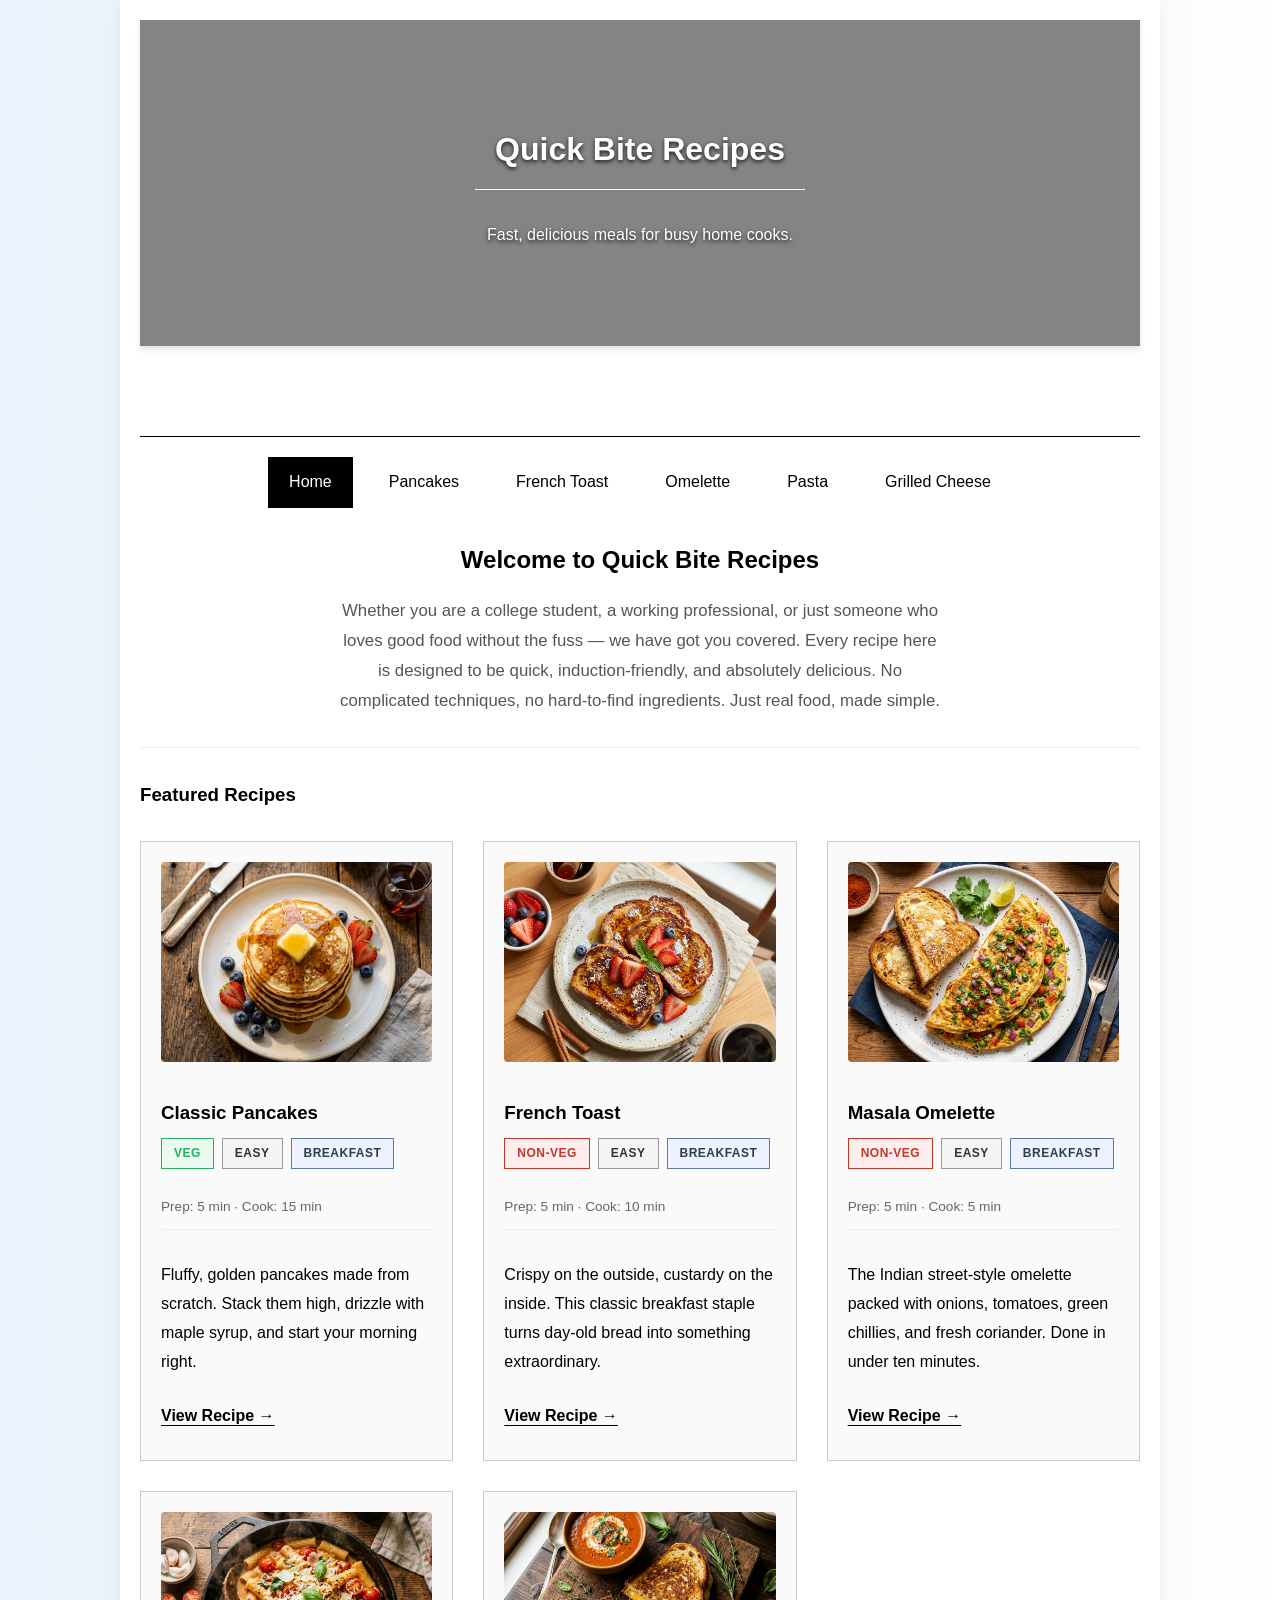
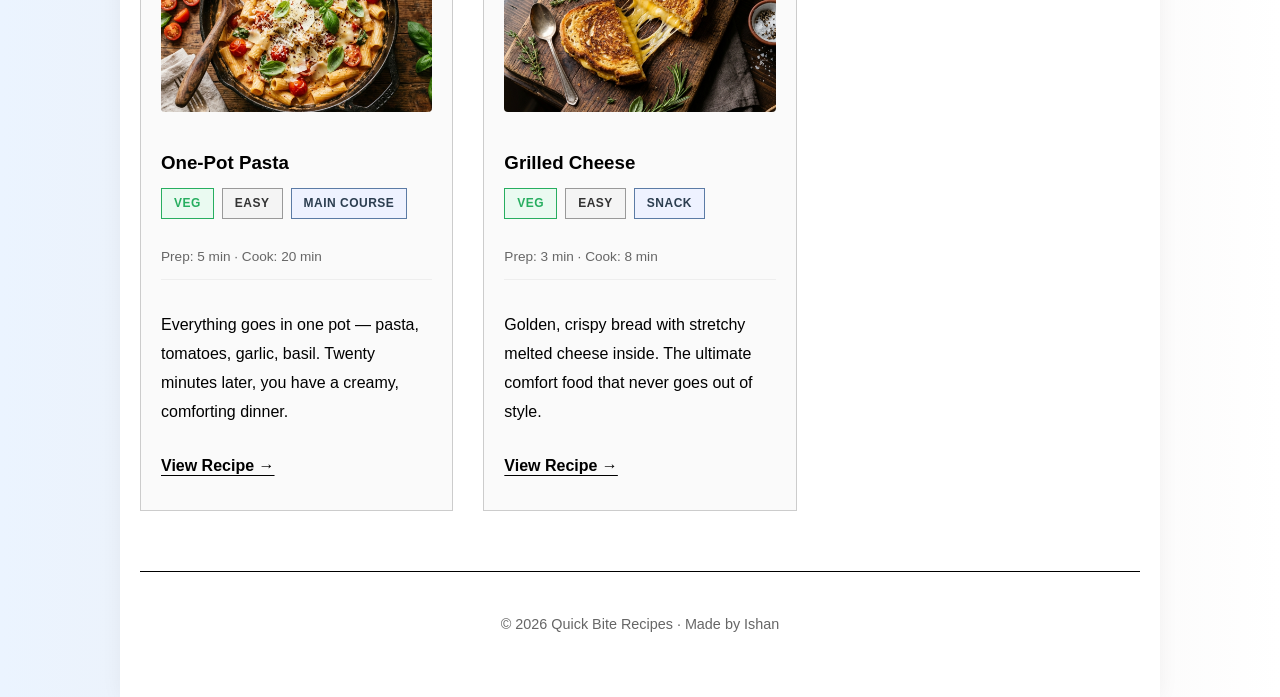
<file: recipe-website/index.html>
<!DOCTYPE html>
<html lang="en">
<head>
    <meta charset="UTF-8">
    <meta name="viewport" content="width=device-width, initial-scale=1.0">
    <meta name="description" content="Quick Bite Recipes — Fast, delicious meals for busy home cooks. Explore our collection of easy induction-friendly recipes.">
    <title>Quick Bite Recipes — Home</title>
    <link rel="stylesheet" href="css/styles.css">
</head>
<body>

    <div class="container">
        <header class="header-home">
            <h1>Quick Bite Recipes</h1>
            <p>Fast, delicious meals for busy home cooks.</p>
        </header>

        <nav>
            <a href="index.html" class="active">Home</a>
            <a href="recipe1.html">Pancakes</a>
            <a href="recipe2.html">French Toast</a>
            <a href="recipe3.html">Omelette</a>
            <a href="recipe4.html">Pasta</a>
            <a href="recipe5.html">Grilled Cheese</a>
        </nav>

        <main>
            <section class="page-section">

                <div class="intro-section">
                    <h2>Welcome to Quick Bite Recipes</h2>
                    <p>Whether you are a college student, a working professional, or just someone who loves good food without the fuss — we have got you covered. Every recipe here is designed to be quick, induction-friendly, and absolutely delicious. No complicated techniques, no hard-to-find ingredients. Just real food, made simple.</p>
                </div>

                <h3>Featured Recipes</h3>

                <div class="recipe-grid">

                    <!-- Card 1: Classic Pancakes -->
                    <article class="recipe-card" id="card-pancakes">
                        <img src="images/pancakes.png" alt="A stack of golden fluffy pancakes topped with butter and maple syrup">
                        <h3>Classic Pancakes</h3>
                        <div class="recipe-badges">
                            <span class="recipe-badge badge-veg">Veg</span>
                            <span class="recipe-badge badge-difficulty">Easy</span>
                            <span class="recipe-badge badge-category">Breakfast</span>
                        </div>
                        <p class="recipe-meta">Prep: 5 min · Cook: 15 min</p>
                        <p>Fluffy, golden pancakes made from scratch. Stack them high, drizzle with maple syrup, and start your morning right.</p>
                        <a href="recipe1.html" class="read-more">View Recipe &rarr;</a>
                    </article>

                    <!-- Card 2: French Toast -->
                    <article class="recipe-card" id="card-french-toast">
                        <img src="images/french-toast.png" alt="Golden-brown French toast slices dusted with powdered sugar">
                        <h3>French Toast</h3>
                        <div class="recipe-badges">
                            <span class="recipe-badge badge-nonveg">Non-Veg</span>
                            <span class="recipe-badge badge-difficulty">Easy</span>
                            <span class="recipe-badge badge-category">Breakfast</span>
                        </div>
                        <p class="recipe-meta">Prep: 5 min · Cook: 10 min</p>
                        <p>Crispy on the outside, custardy on the inside. This classic breakfast staple turns day-old bread into something extraordinary.</p>
                        <a href="recipe2.html" class="read-more">View Recipe &rarr;</a>
                    </article>

                    <!-- Card 3: Masala Omelette -->
                    <article class="recipe-card" id="card-masala-omelette">
                        <img src="images/masala-omelette.png" alt="Indian masala omelette with green chilies, onions, and coriander">
                        <h3>Masala Omelette</h3>
                        <div class="recipe-badges">
                            <span class="recipe-badge badge-nonveg">Non-Veg</span>
                            <span class="recipe-badge badge-difficulty">Easy</span>
                            <span class="recipe-badge badge-category">Breakfast</span>
                        </div>
                        <p class="recipe-meta">Prep: 5 min · Cook: 5 min</p>
                        <p>The Indian street-style omelette packed with onions, tomatoes, green chillies, and fresh coriander. Done in under ten minutes.</p>
                        <a href="recipe3.html" class="read-more">View Recipe &rarr;</a>
                    </article>

                    <!-- Card 4: One-Pot Pasta -->
                    <article class="recipe-card" id="card-one-pot-pasta">
                        <img src="images/one-pot-pasta.png" alt="Creamy one-pot pasta with cherry tomatoes, basil, and parmesan">
                        <h3>One-Pot Pasta</h3>
                        <div class="recipe-badges">
                            <span class="recipe-badge badge-veg">Veg</span>
                            <span class="recipe-badge badge-difficulty">Easy</span>
                            <span class="recipe-badge badge-category">Main Course</span>
                        </div>
                        <p class="recipe-meta">Prep: 5 min · Cook: 20 min</p>
                        <p>Everything goes in one pot — pasta, tomatoes, garlic, basil. Twenty minutes later, you have a creamy, comforting dinner.</p>
                        <a href="recipe4.html" class="read-more">View Recipe &rarr;</a>
                    </article>

                    <!-- Card 5: Grilled Cheese -->
                    <article class="recipe-card" id="card-grilled-cheese">
                        <img src="images/grilled-cheese.png" alt="Perfectly grilled cheese sandwich with melted stretchy cheese">
                        <h3>Grilled Cheese</h3>
                        <div class="recipe-badges">
                            <span class="recipe-badge badge-veg">Veg</span>
                            <span class="recipe-badge badge-difficulty">Easy</span>
                            <span class="recipe-badge badge-category">Snack</span>
                        </div>
                        <p class="recipe-meta">Prep: 3 min · Cook: 8 min</p>
                        <p>Golden, crispy bread with stretchy melted cheese inside. The ultimate comfort food that never goes out of style.</p>
                        <a href="recipe5.html" class="read-more">View Recipe &rarr;</a>
                    </article>

                </div>

            </section>
        </main>

        <footer class="footer">
            <p>&copy; 2026 Quick Bite Recipes &middot; Made by Ishan</p>
        </footer>
    </div>

</body>
</html>
</file>
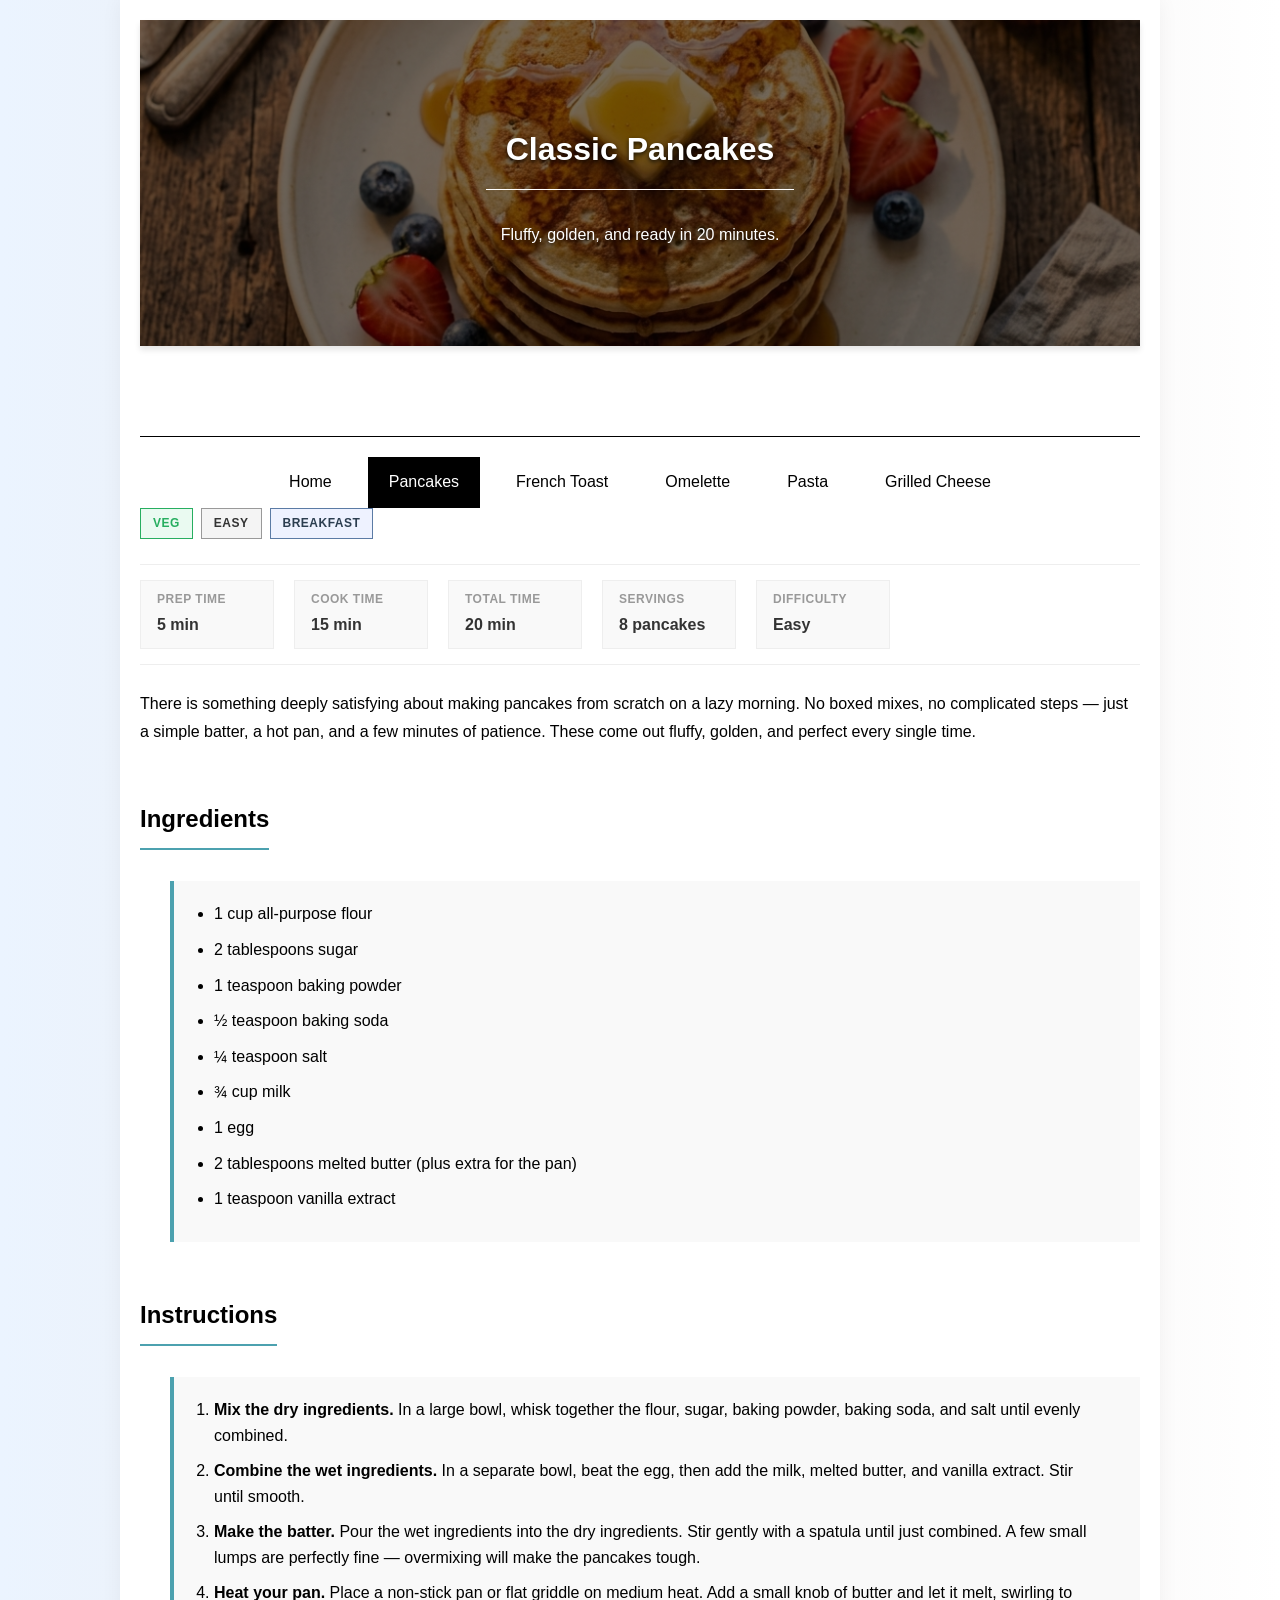
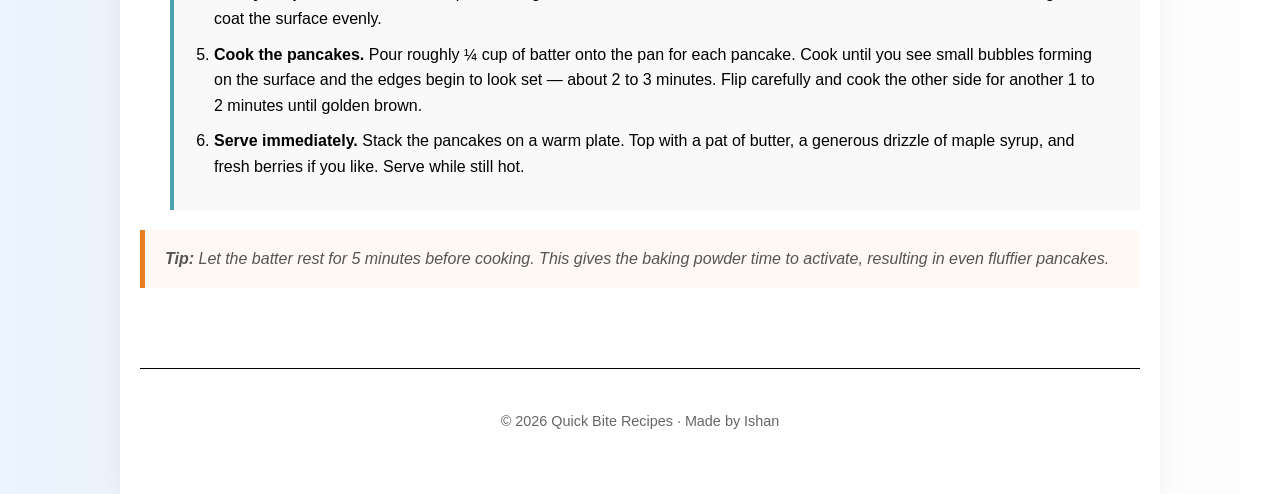
<file: recipe-website/recipe1.html>
<!DOCTYPE html>
<html lang="en">
<head>
    <meta charset="UTF-8">
    <meta name="viewport" content="width=device-width, initial-scale=1.0">
    <meta name="description" content="Classic Pancakes — Fluffy, golden pancakes from scratch in under 20 minutes. A simple vegetarian breakfast recipe.">
    <title>Classic Pancakes — Quick Bite Recipes</title>
    <link rel="stylesheet" href="css/styles.css">
</head>
<body>

    <div class="container">
        <header class="header-pancakes">
            <h1>Classic Pancakes</h1>
            <p>Fluffy, golden, and ready in 20 minutes.</p>
        </header>

        <nav>
            <a href="index.html">Home</a>
            <a href="recipe1.html" class="active">Pancakes</a>
            <a href="recipe2.html">French Toast</a>
            <a href="recipe3.html">Omelette</a>
            <a href="recipe4.html">Pasta</a>
            <a href="recipe5.html">Grilled Cheese</a>
        </nav>

        <main>
            <article class="page-section">

                <div class="recipe-badges">
                    <span class="recipe-badge badge-veg">Veg</span>
                    <span class="recipe-badge badge-difficulty">Easy</span>
                    <span class="recipe-badge badge-category">Breakfast</span>
                </div>

                <div class="recipe-meta-bar">
                    <div class="meta-item">
                        <span class="meta-label">Prep Time</span>
                        <span class="meta-value">5 min</span>
                    </div>
                    <div class="meta-item">
                        <span class="meta-label">Cook Time</span>
                        <span class="meta-value">15 min</span>
                    </div>
                    <div class="meta-item">
                        <span class="meta-label">Total Time</span>
                        <span class="meta-value">20 min</span>
                    </div>
                    <div class="meta-item">
                        <span class="meta-label">Servings</span>
                        <span class="meta-value">8 pancakes</span>
                    </div>
                    <div class="meta-item">
                        <span class="meta-label">Difficulty</span>
                        <span class="meta-value">Easy</span>
                    </div>
                </div>

                <p>There is something deeply satisfying about making pancakes from scratch on a lazy morning. No boxed mixes, no complicated steps — just a simple batter, a hot pan, and a few minutes of patience. These come out fluffy, golden, and perfect every single time.</p>

                <h2>Ingredients</h2>
                <ul>
                    <li>1 cup all-purpose flour</li>
                    <li>2 tablespoons sugar</li>
                    <li>1 teaspoon baking powder</li>
                    <li>&frac12; teaspoon baking soda</li>
                    <li>&frac14; teaspoon salt</li>
                    <li>&frac34; cup milk</li>
                    <li>1 egg</li>
                    <li>2 tablespoons melted butter (plus extra for the pan)</li>
                    <li>1 teaspoon vanilla extract</li>
                </ul>

                <h2>Instructions</h2>
                <ol>
                    <li><strong>Mix the dry ingredients.</strong> In a large bowl, whisk together the flour, sugar, baking powder, baking soda, and salt until evenly combined.</li>
                    <li><strong>Combine the wet ingredients.</strong> In a separate bowl, beat the egg, then add the milk, melted butter, and vanilla extract. Stir until smooth.</li>
                    <li><strong>Make the batter.</strong> Pour the wet ingredients into the dry ingredients. Stir gently with a spatula until just combined. A few small lumps are perfectly fine — overmixing will make the pancakes tough.</li>
                    <li><strong>Heat your pan.</strong> Place a non-stick pan or flat griddle on medium heat. Add a small knob of butter and let it melt, swirling to coat the surface evenly.</li>
                    <li><strong>Cook the pancakes.</strong> Pour roughly &frac14; cup of batter onto the pan for each pancake. Cook until you see small bubbles forming on the surface and the edges begin to look set — about 2 to 3 minutes. Flip carefully and cook the other side for another 1 to 2 minutes until golden brown.</li>
                    <li><strong>Serve immediately.</strong> Stack the pancakes on a warm plate. Top with a pat of butter, a generous drizzle of maple syrup, and fresh berries if you like. Serve while still hot.</li>
                </ol>

                <div class="recipe-tip">
                    <strong>Tip:</strong> Let the batter rest for 5 minutes before cooking. This gives the baking powder time to activate, resulting in even fluffier pancakes.
                </div>

            </article>
        </main>

        <footer class="footer">
            <p>&copy; 2026 Quick Bite Recipes &middot; Made by Ishan</p>
        </footer>
    </div>

</body>
</html>
</file>
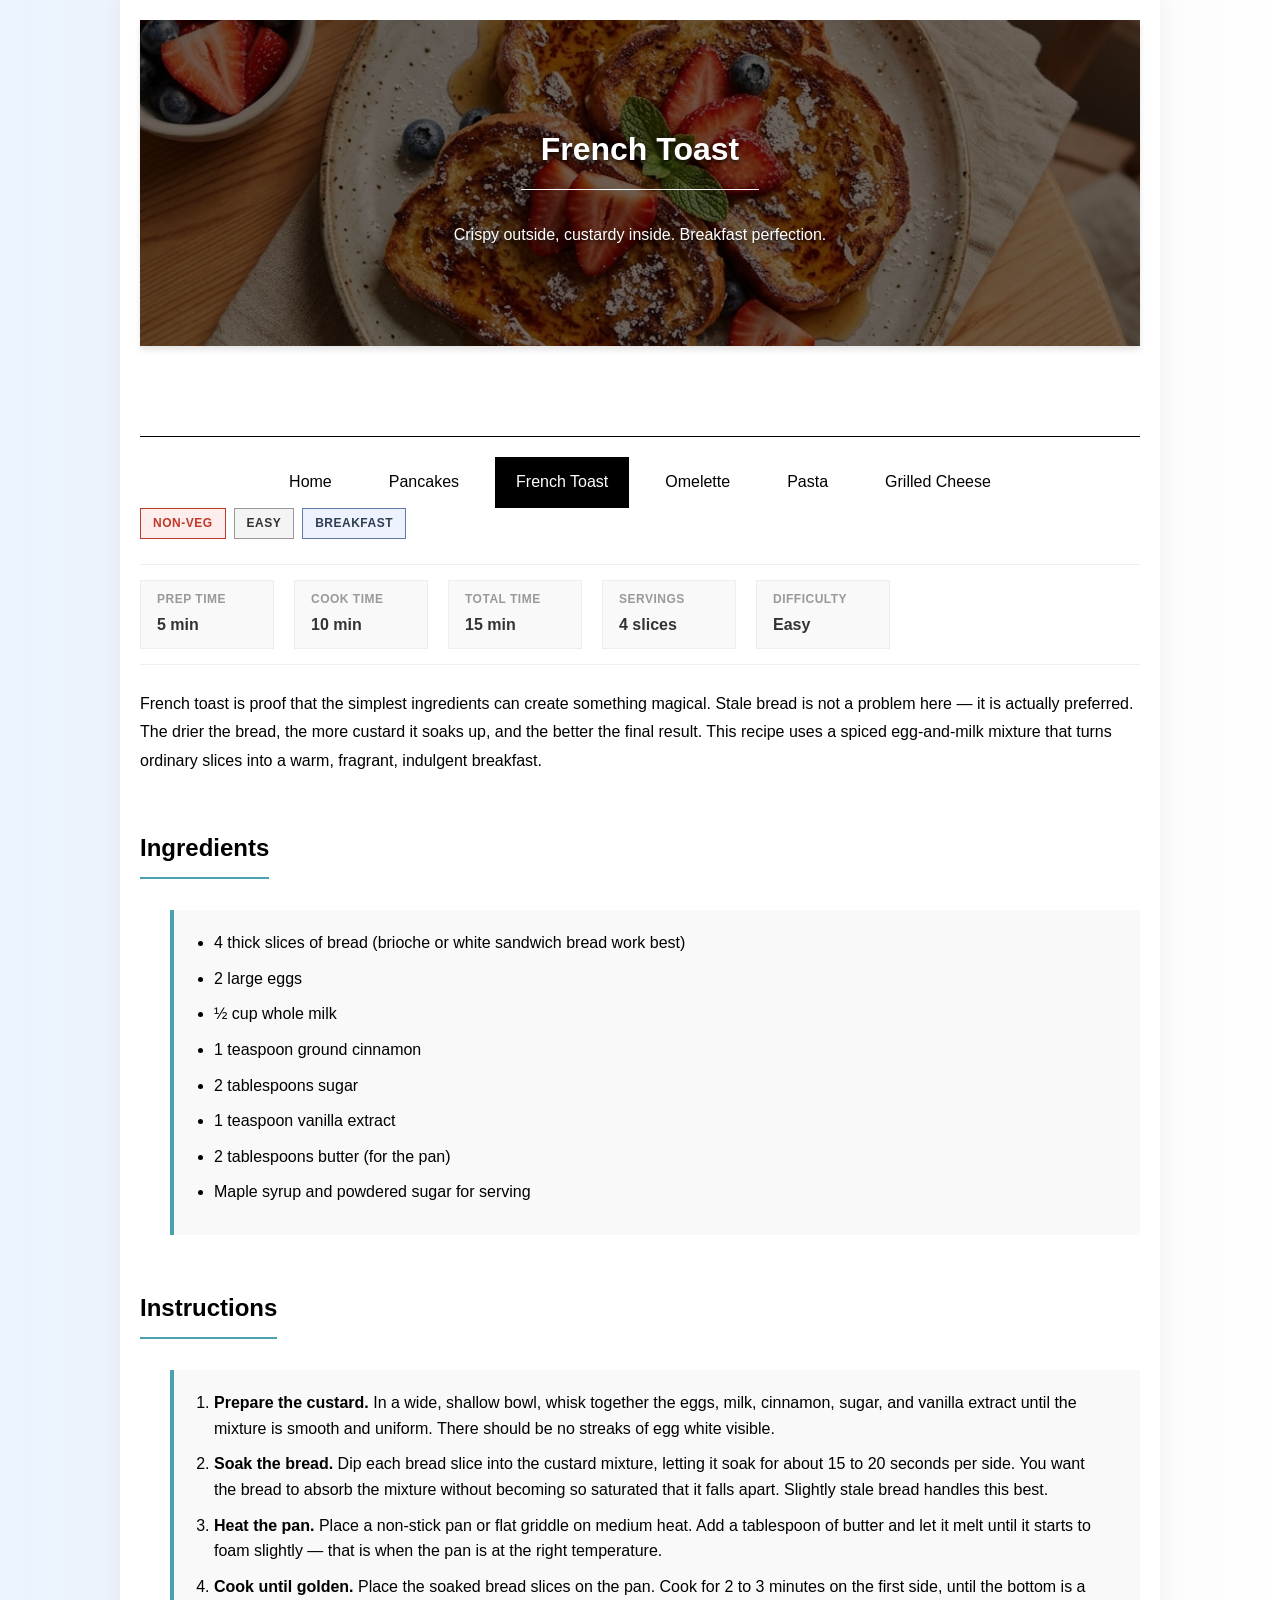
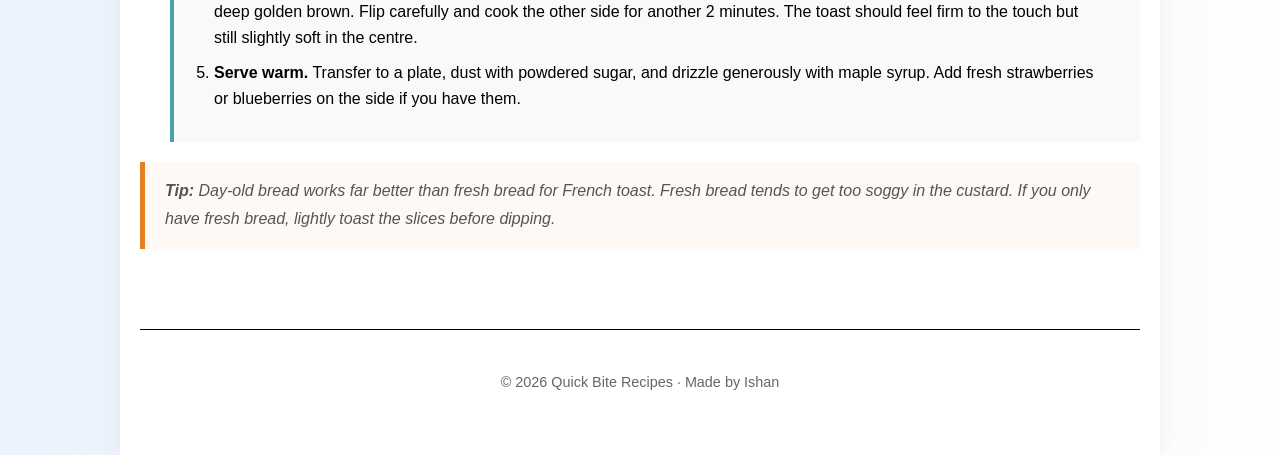
<file: recipe-website/recipe2.html>
<!DOCTYPE html>
<html lang="en">
<head>
    <meta charset="UTF-8">
    <meta name="viewport" content="width=device-width, initial-scale=1.0">
    <meta name="description" content="French Toast — Crispy, custardy breakfast toast with cinnamon and maple syrup. Ready in 15 minutes.">
    <title>French Toast — Quick Bite Recipes</title>
    <link rel="stylesheet" href="css/styles.css">
</head>
<body>

    <div class="container">
        <header class="header-french-toast">
            <h1>French Toast</h1>
            <p>Crispy outside, custardy inside. Breakfast perfection.</p>
        </header>

        <nav>
            <a href="index.html">Home</a>
            <a href="recipe1.html">Pancakes</a>
            <a href="recipe2.html" class="active">French Toast</a>
            <a href="recipe3.html">Omelette</a>
            <a href="recipe4.html">Pasta</a>
            <a href="recipe5.html">Grilled Cheese</a>
        </nav>

        <main>
            <article class="page-section">

                <div class="recipe-badges">
                    <span class="recipe-badge badge-nonveg">Non-Veg</span>
                    <span class="recipe-badge badge-difficulty">Easy</span>
                    <span class="recipe-badge badge-category">Breakfast</span>
                </div>

                <div class="recipe-meta-bar">
                    <div class="meta-item">
                        <span class="meta-label">Prep Time</span>
                        <span class="meta-value">5 min</span>
                    </div>
                    <div class="meta-item">
                        <span class="meta-label">Cook Time</span>
                        <span class="meta-value">10 min</span>
                    </div>
                    <div class="meta-item">
                        <span class="meta-label">Total Time</span>
                        <span class="meta-value">15 min</span>
                    </div>
                    <div class="meta-item">
                        <span class="meta-label">Servings</span>
                        <span class="meta-value">4 slices</span>
                    </div>
                    <div class="meta-item">
                        <span class="meta-label">Difficulty</span>
                        <span class="meta-value">Easy</span>
                    </div>
                </div>

                <p>French toast is proof that the simplest ingredients can create something magical. Stale bread is not a problem here — it is actually preferred. The drier the bread, the more custard it soaks up, and the better the final result. This recipe uses a spiced egg-and-milk mixture that turns ordinary slices into a warm, fragrant, indulgent breakfast.</p>

                <h2>Ingredients</h2>
                <ul>
                    <li>4 thick slices of bread (brioche or white sandwich bread work best)</li>
                    <li>2 large eggs</li>
                    <li>&frac12; cup whole milk</li>
                    <li>1 teaspoon ground cinnamon</li>
                    <li>2 tablespoons sugar</li>
                    <li>1 teaspoon vanilla extract</li>
                    <li>2 tablespoons butter (for the pan)</li>
                    <li>Maple syrup and powdered sugar for serving</li>
                </ul>

                <h2>Instructions</h2>
                <ol>
                    <li><strong>Prepare the custard.</strong> In a wide, shallow bowl, whisk together the eggs, milk, cinnamon, sugar, and vanilla extract until the mixture is smooth and uniform. There should be no streaks of egg white visible.</li>
                    <li><strong>Soak the bread.</strong> Dip each bread slice into the custard mixture, letting it soak for about 15 to 20 seconds per side. You want the bread to absorb the mixture without becoming so saturated that it falls apart. Slightly stale bread handles this best.</li>
                    <li><strong>Heat the pan.</strong> Place a non-stick pan or flat griddle on medium heat. Add a tablespoon of butter and let it melt until it starts to foam slightly — that is when the pan is at the right temperature.</li>
                    <li><strong>Cook until golden.</strong> Place the soaked bread slices on the pan. Cook for 2 to 3 minutes on the first side, until the bottom is a deep golden brown. Flip carefully and cook the other side for another 2 minutes. The toast should feel firm to the touch but still slightly soft in the centre.</li>
                    <li><strong>Serve warm.</strong> Transfer to a plate, dust with powdered sugar, and drizzle generously with maple syrup. Add fresh strawberries or blueberries on the side if you have them.</li>
                </ol>

                <div class="recipe-tip">
                    <strong>Tip:</strong> Day-old bread works far better than fresh bread for French toast. Fresh bread tends to get too soggy in the custard. If you only have fresh bread, lightly toast the slices before dipping.
                </div>

            </article>
        </main>

        <footer class="footer">
            <p>&copy; 2026 Quick Bite Recipes &middot; Made by Ishan</p>
        </footer>
    </div>

</body>
</html>
</file>
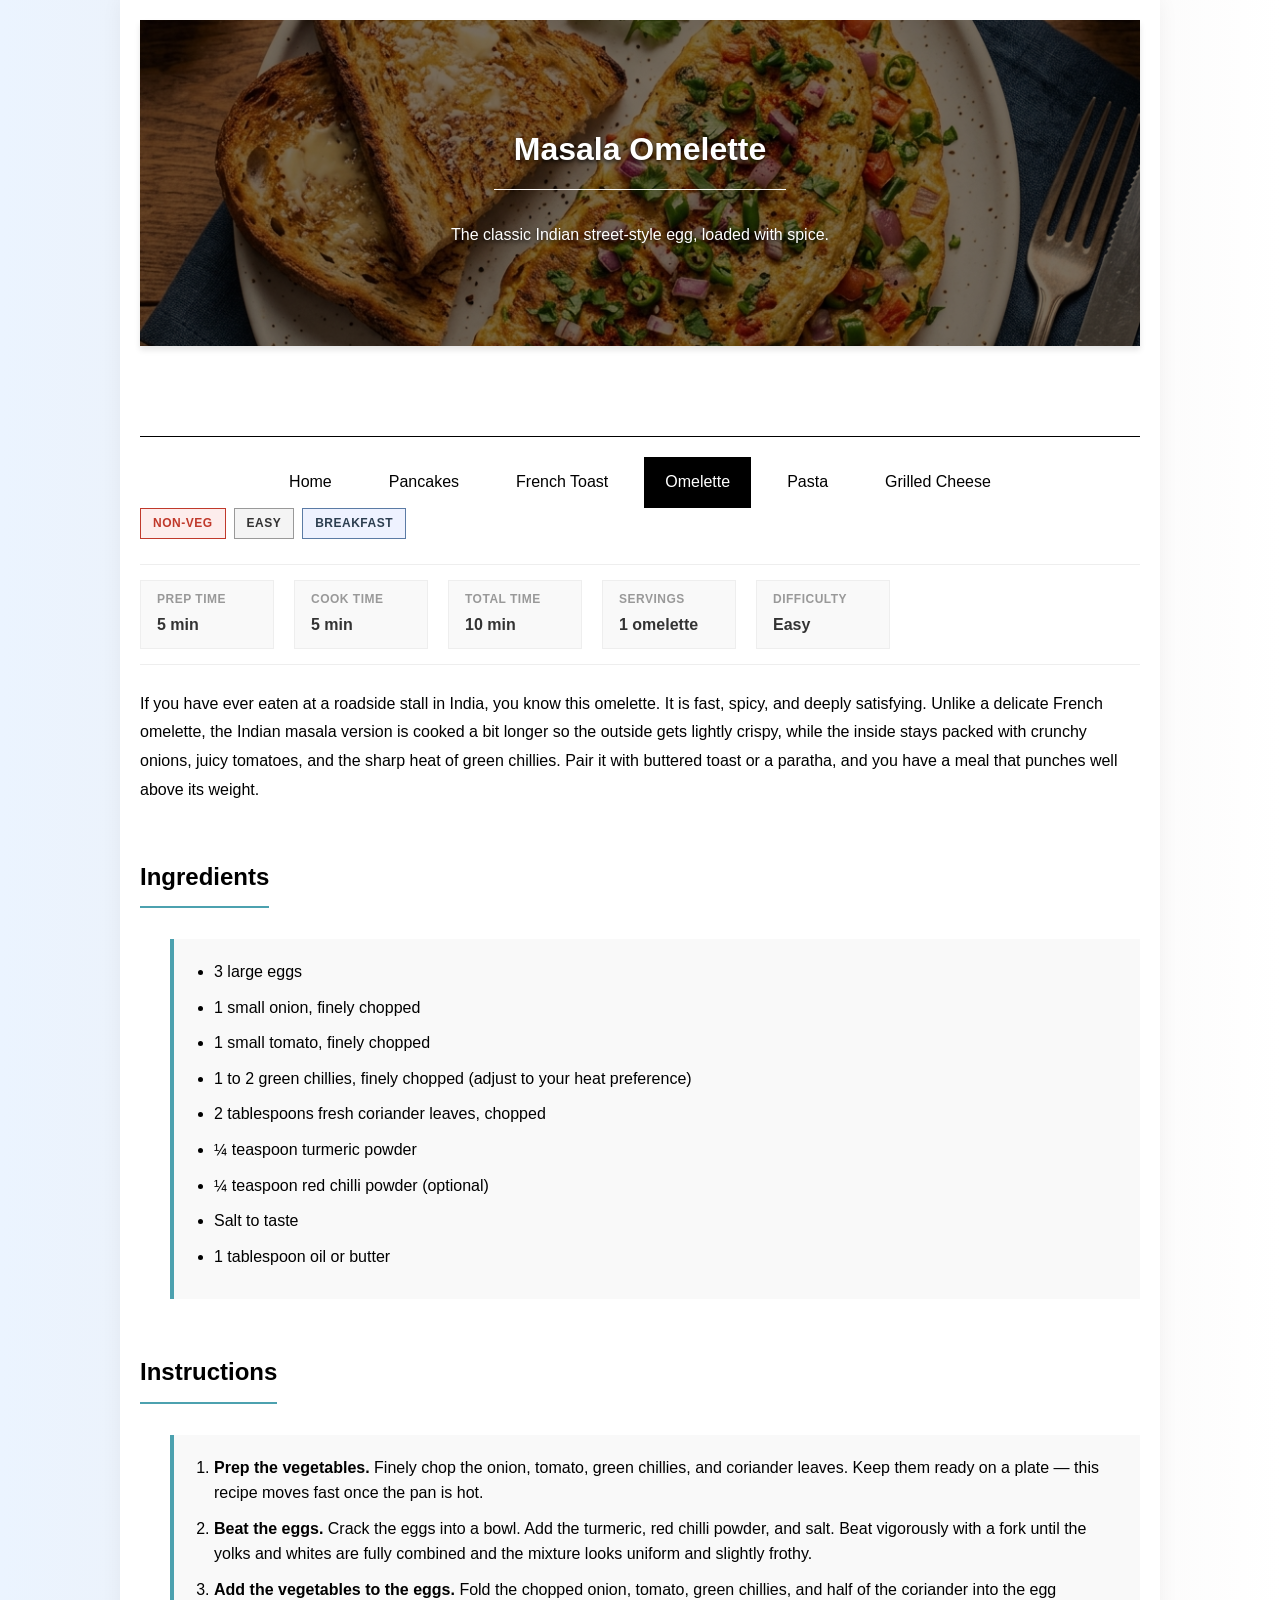
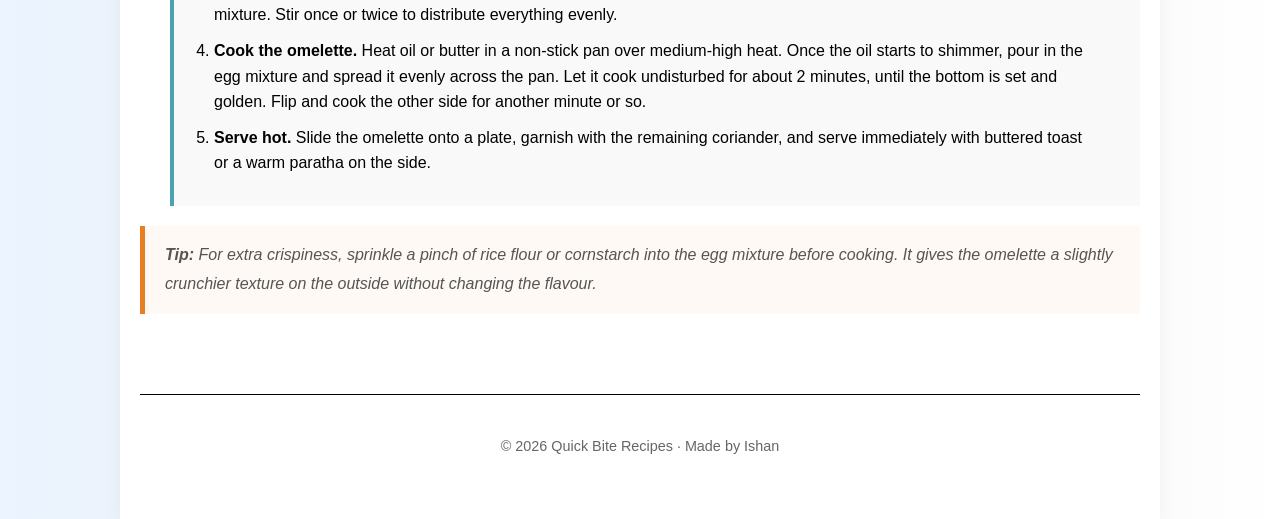
<file: recipe-website/recipe3.html>
<!DOCTYPE html>
<html lang="en">
<head>
    <meta charset="UTF-8">
    <meta name="viewport" content="width=device-width, initial-scale=1.0">
    <meta name="description" content="Masala Omelette — A spicy Indian street-style egg omelette loaded with onions, tomatoes, and green chillies. Ready in 10 minutes.">
    <title>Masala Omelette — Quick Bite Recipes</title>
    <link rel="stylesheet" href="css/styles.css">
</head>
<body>

    <div class="container">
        <header class="header-masala-omelette">
            <h1>Masala Omelette</h1>
            <p>The classic Indian street-style egg, loaded with spice.</p>
        </header>

        <nav>
            <a href="index.html">Home</a>
            <a href="recipe1.html">Pancakes</a>
            <a href="recipe2.html">French Toast</a>
            <a href="recipe3.html" class="active">Omelette</a>
            <a href="recipe4.html">Pasta</a>
            <a href="recipe5.html">Grilled Cheese</a>
        </nav>

        <main>
            <article class="page-section">

                <div class="recipe-badges">
                    <span class="recipe-badge badge-nonveg">Non-Veg</span>
                    <span class="recipe-badge badge-difficulty">Easy</span>
                    <span class="recipe-badge badge-category">Breakfast</span>
                </div>

                <div class="recipe-meta-bar">
                    <div class="meta-item">
                        <span class="meta-label">Prep Time</span>
                        <span class="meta-value">5 min</span>
                    </div>
                    <div class="meta-item">
                        <span class="meta-label">Cook Time</span>
                        <span class="meta-value">5 min</span>
                    </div>
                    <div class="meta-item">
                        <span class="meta-label">Total Time</span>
                        <span class="meta-value">10 min</span>
                    </div>
                    <div class="meta-item">
                        <span class="meta-label">Servings</span>
                        <span class="meta-value">1 omelette</span>
                    </div>
                    <div class="meta-item">
                        <span class="meta-label">Difficulty</span>
                        <span class="meta-value">Easy</span>
                    </div>
                </div>

                <p>If you have ever eaten at a roadside stall in India, you know this omelette. It is fast, spicy, and deeply satisfying. Unlike a delicate French omelette, the Indian masala version is cooked a bit longer so the outside gets lightly crispy, while the inside stays packed with crunchy onions, juicy tomatoes, and the sharp heat of green chillies. Pair it with buttered toast or a paratha, and you have a meal that punches well above its weight.</p>

                <h2>Ingredients</h2>
                <ul>
                    <li>3 large eggs</li>
                    <li>1 small onion, finely chopped</li>
                    <li>1 small tomato, finely chopped</li>
                    <li>1 to 2 green chillies, finely chopped (adjust to your heat preference)</li>
                    <li>2 tablespoons fresh coriander leaves, chopped</li>
                    <li>&frac14; teaspoon turmeric powder</li>
                    <li>&frac14; teaspoon red chilli powder (optional)</li>
                    <li>Salt to taste</li>
                    <li>1 tablespoon oil or butter</li>
                </ul>

                <h2>Instructions</h2>
                <ol>
                    <li><strong>Prep the vegetables.</strong> Finely chop the onion, tomato, green chillies, and coriander leaves. Keep them ready on a plate — this recipe moves fast once the pan is hot.</li>
                    <li><strong>Beat the eggs.</strong> Crack the eggs into a bowl. Add the turmeric, red chilli powder, and salt. Beat vigorously with a fork until the yolks and whites are fully combined and the mixture looks uniform and slightly frothy.</li>
                    <li><strong>Add the vegetables to the eggs.</strong> Fold the chopped onion, tomato, green chillies, and half of the coriander into the egg mixture. Stir once or twice to distribute everything evenly.</li>
                    <li><strong>Cook the omelette.</strong> Heat oil or butter in a non-stick pan over medium-high heat. Once the oil starts to shimmer, pour in the egg mixture and spread it evenly across the pan. Let it cook undisturbed for about 2 minutes, until the bottom is set and golden. Flip and cook the other side for another minute or so.</li>
                    <li><strong>Serve hot.</strong> Slide the omelette onto a plate, garnish with the remaining coriander, and serve immediately with buttered toast or a warm paratha on the side.</li>
                </ol>

                <div class="recipe-tip">
                    <strong>Tip:</strong> For extra crispiness, sprinkle a pinch of rice flour or cornstarch into the egg mixture before cooking. It gives the omelette a slightly crunchier texture on the outside without changing the flavour.
                </div>

            </article>
        </main>

        <footer class="footer">
            <p>&copy; 2026 Quick Bite Recipes &middot; Made by Ishan</p>
        </footer>
    </div>

</body>
</html>
</file>
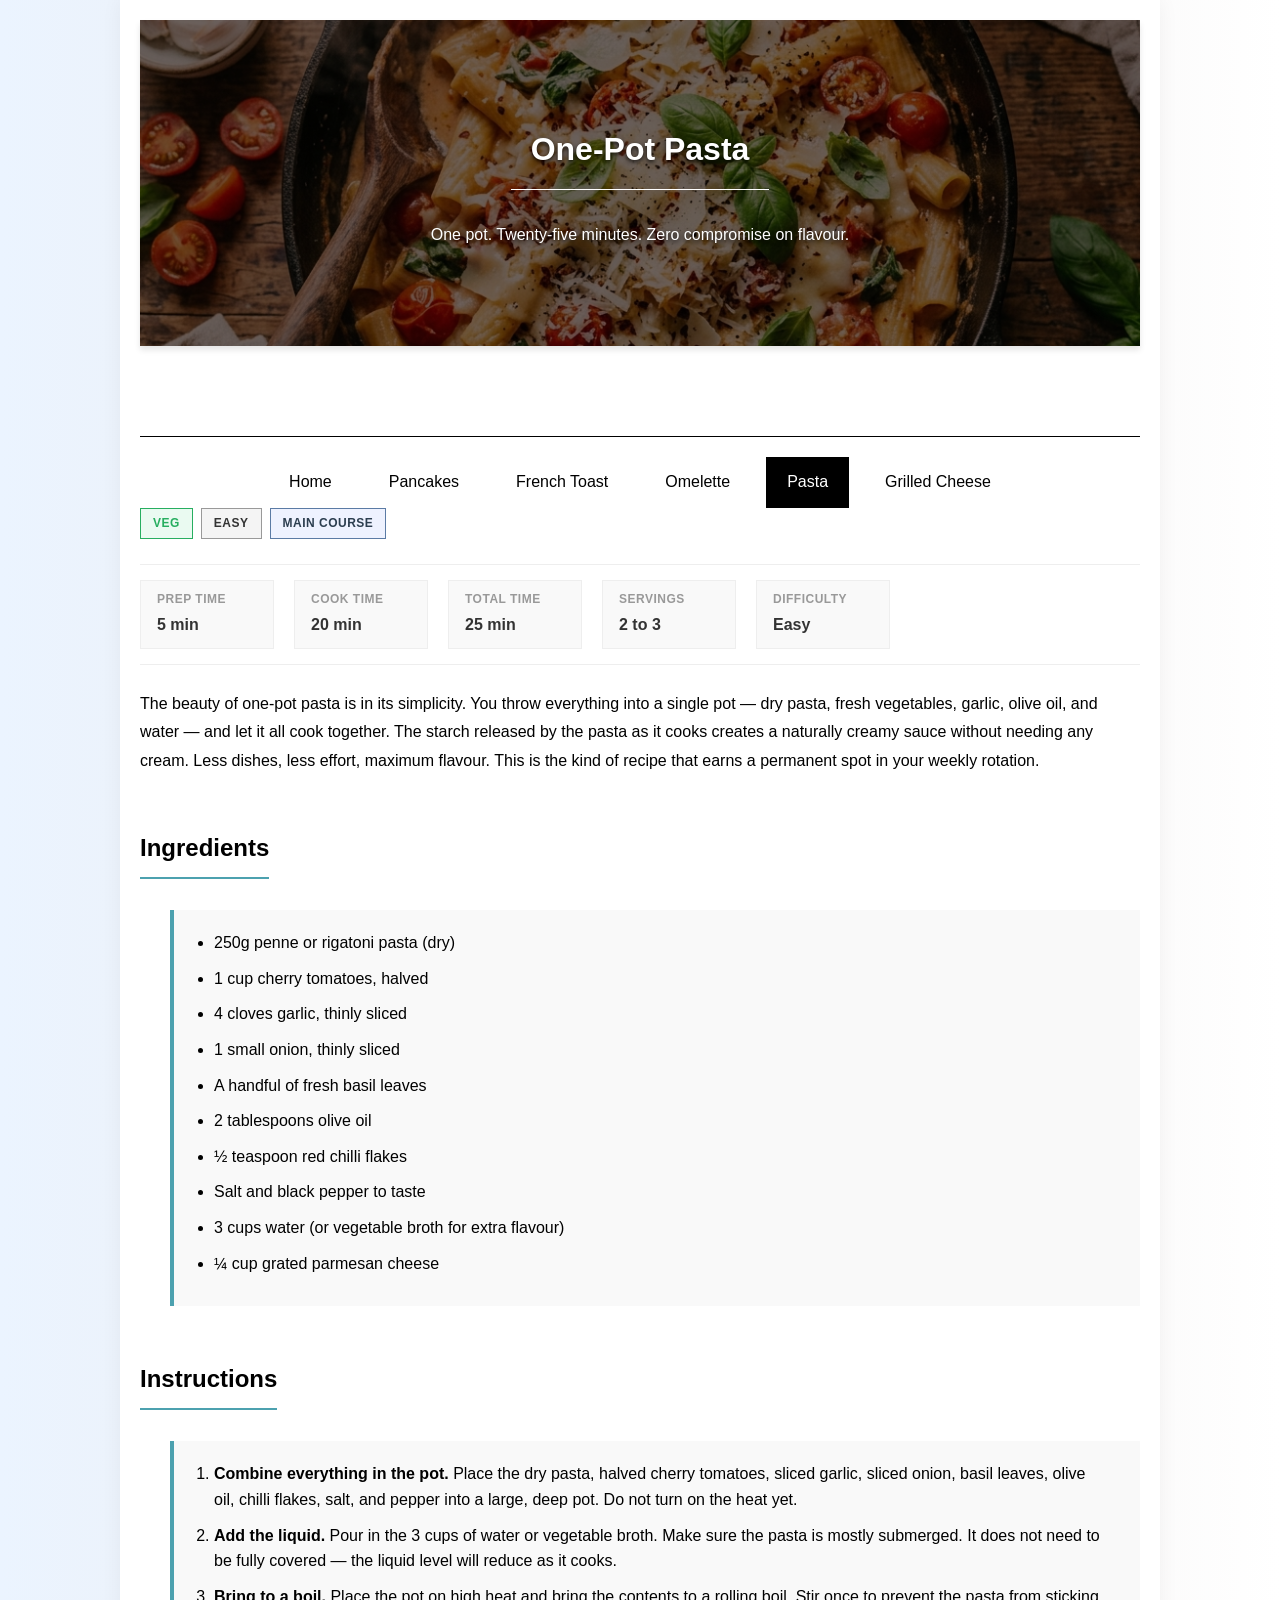
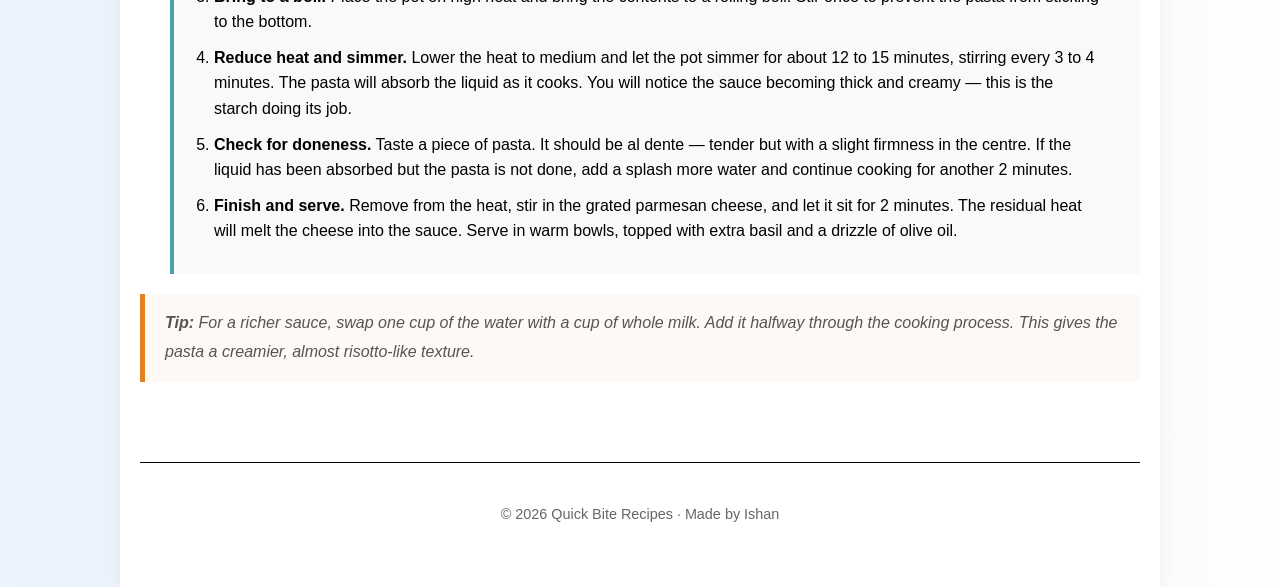
<file: recipe-website/recipe4.html>
<!DOCTYPE html>
<html lang="en">
<head>
    <meta charset="UTF-8">
    <meta name="viewport" content="width=device-width, initial-scale=1.0">
    <meta name="description" content="One-Pot Pasta — A creamy vegetarian pasta with cherry tomatoes, garlic, and basil. Everything cooks in a single pot in 25 minutes.">
    <title>One-Pot Pasta — Quick Bite Recipes</title>
    <link rel="stylesheet" href="css/styles.css">
</head>
<body>

    <div class="container">
        <header class="header-one-pot-pasta">
            <h1>One-Pot Pasta</h1>
            <p>One pot. Twenty-five minutes. Zero compromise on flavour.</p>
        </header>

        <nav>
            <a href="index.html">Home</a>
            <a href="recipe1.html">Pancakes</a>
            <a href="recipe2.html">French Toast</a>
            <a href="recipe3.html">Omelette</a>
            <a href="recipe4.html" class="active">Pasta</a>
            <a href="recipe5.html">Grilled Cheese</a>
        </nav>

        <main>
            <article class="page-section">

                <div class="recipe-badges">
                    <span class="recipe-badge badge-veg">Veg</span>
                    <span class="recipe-badge badge-difficulty">Easy</span>
                    <span class="recipe-badge badge-category">Main Course</span>
                </div>

                <div class="recipe-meta-bar">
                    <div class="meta-item">
                        <span class="meta-label">Prep Time</span>
                        <span class="meta-value">5 min</span>
                    </div>
                    <div class="meta-item">
                        <span class="meta-label">Cook Time</span>
                        <span class="meta-value">20 min</span>
                    </div>
                    <div class="meta-item">
                        <span class="meta-label">Total Time</span>
                        <span class="meta-value">25 min</span>
                    </div>
                    <div class="meta-item">
                        <span class="meta-label">Servings</span>
                        <span class="meta-value">2 to 3</span>
                    </div>
                    <div class="meta-item">
                        <span class="meta-label">Difficulty</span>
                        <span class="meta-value">Easy</span>
                    </div>
                </div>

                <p>The beauty of one-pot pasta is in its simplicity. You throw everything into a single pot — dry pasta, fresh vegetables, garlic, olive oil, and water — and let it all cook together. The starch released by the pasta as it cooks creates a naturally creamy sauce without needing any cream. Less dishes, less effort, maximum flavour. This is the kind of recipe that earns a permanent spot in your weekly rotation.</p>

                <h2>Ingredients</h2>
                <ul>
                    <li>250g penne or rigatoni pasta (dry)</li>
                    <li>1 cup cherry tomatoes, halved</li>
                    <li>4 cloves garlic, thinly sliced</li>
                    <li>1 small onion, thinly sliced</li>
                    <li>A handful of fresh basil leaves</li>
                    <li>2 tablespoons olive oil</li>
                    <li>&frac12; teaspoon red chilli flakes</li>
                    <li>Salt and black pepper to taste</li>
                    <li>3 cups water (or vegetable broth for extra flavour)</li>
                    <li>&frac14; cup grated parmesan cheese</li>
                </ul>

                <h2>Instructions</h2>
                <ol>
                    <li><strong>Combine everything in the pot.</strong> Place the dry pasta, halved cherry tomatoes, sliced garlic, sliced onion, basil leaves, olive oil, chilli flakes, salt, and pepper into a large, deep pot. Do not turn on the heat yet.</li>
                    <li><strong>Add the liquid.</strong> Pour in the 3 cups of water or vegetable broth. Make sure the pasta is mostly submerged. It does not need to be fully covered — the liquid level will reduce as it cooks.</li>
                    <li><strong>Bring to a boil.</strong> Place the pot on high heat and bring the contents to a rolling boil. Stir once to prevent the pasta from sticking to the bottom.</li>
                    <li><strong>Reduce heat and simmer.</strong> Lower the heat to medium and let the pot simmer for about 12 to 15 minutes, stirring every 3 to 4 minutes. The pasta will absorb the liquid as it cooks. You will notice the sauce becoming thick and creamy — this is the starch doing its job.</li>
                    <li><strong>Check for doneness.</strong> Taste a piece of pasta. It should be al dente — tender but with a slight firmness in the centre. If the liquid has been absorbed but the pasta is not done, add a splash more water and continue cooking for another 2 minutes.</li>
                    <li><strong>Finish and serve.</strong> Remove from the heat, stir in the grated parmesan cheese, and let it sit for 2 minutes. The residual heat will melt the cheese into the sauce. Serve in warm bowls, topped with extra basil and a drizzle of olive oil.</li>
                </ol>

                <div class="recipe-tip">
                    <strong>Tip:</strong> For a richer sauce, swap one cup of the water with a cup of whole milk. Add it halfway through the cooking process. This gives the pasta a creamier, almost risotto-like texture.
                </div>

            </article>
        </main>

        <footer class="footer">
            <p>&copy; 2026 Quick Bite Recipes &middot; Made by Ishan</p>
        </footer>
    </div>

</body>
</html>
</file>
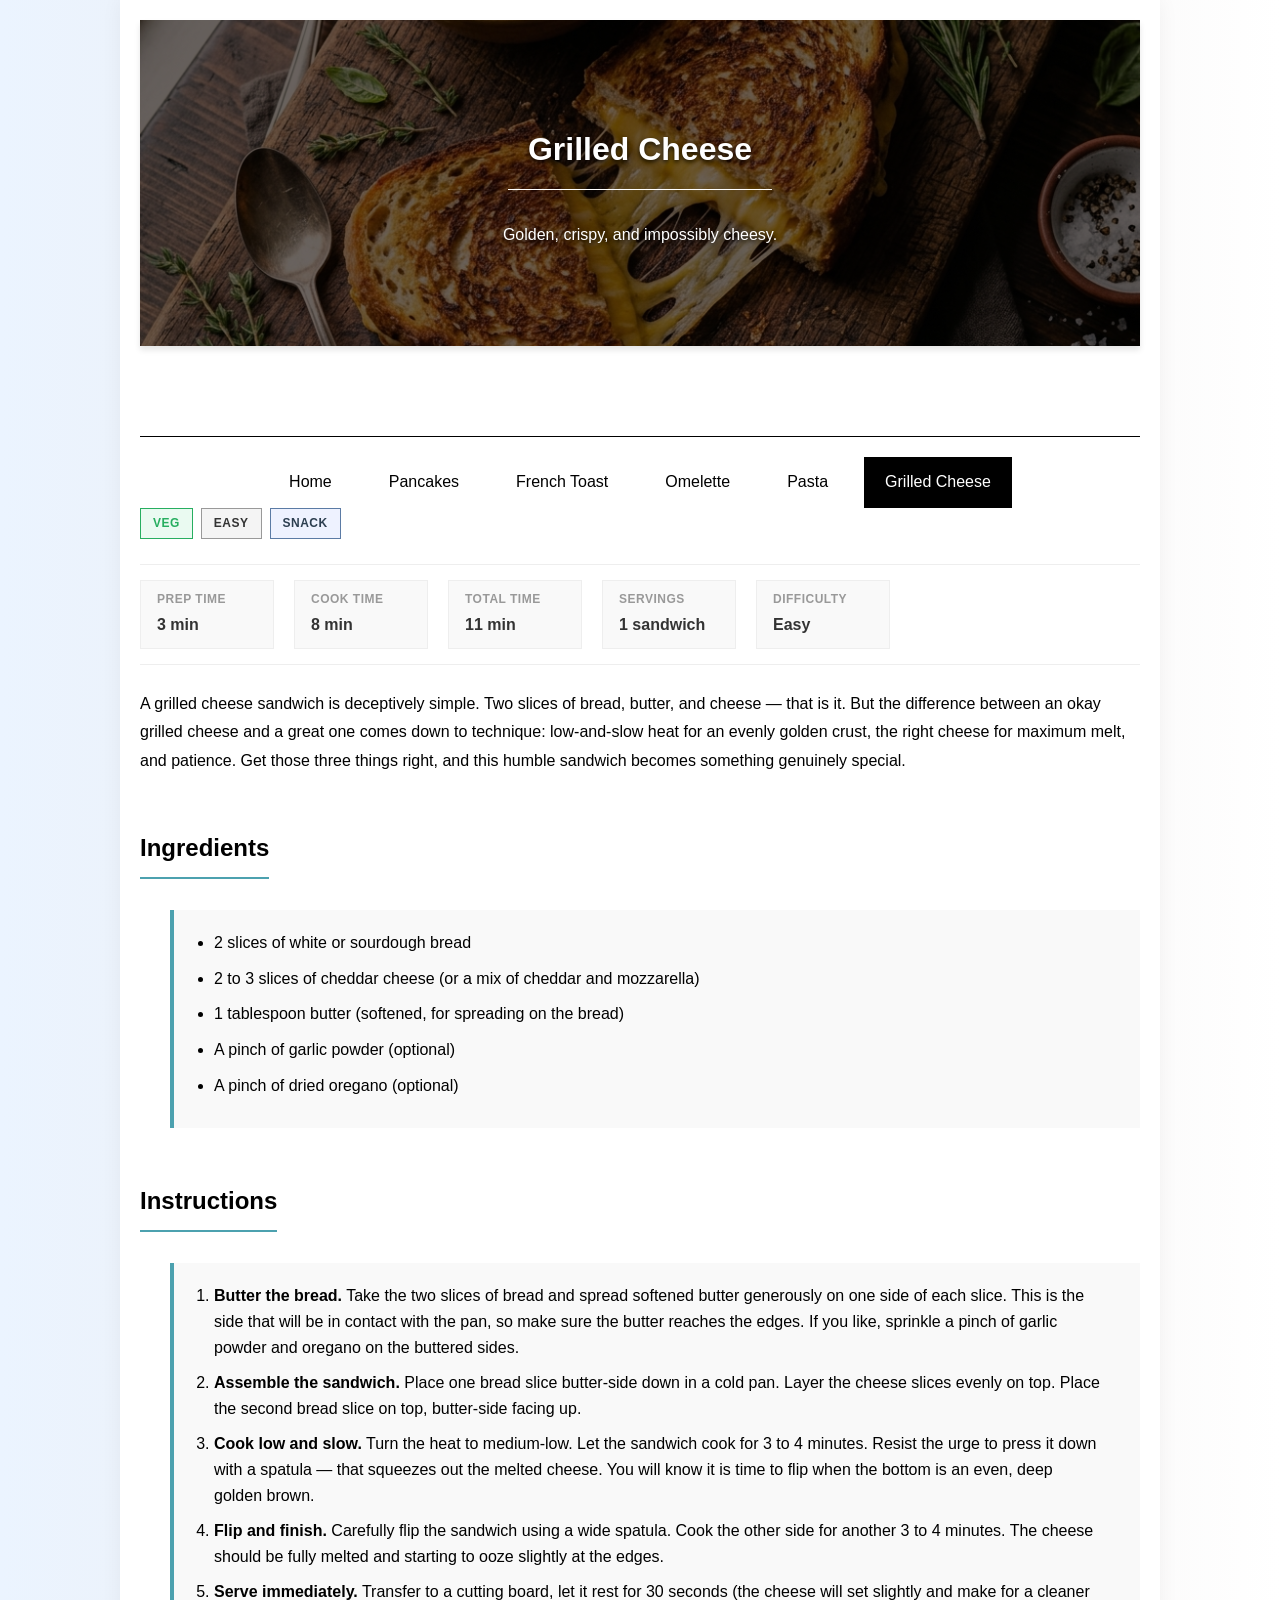
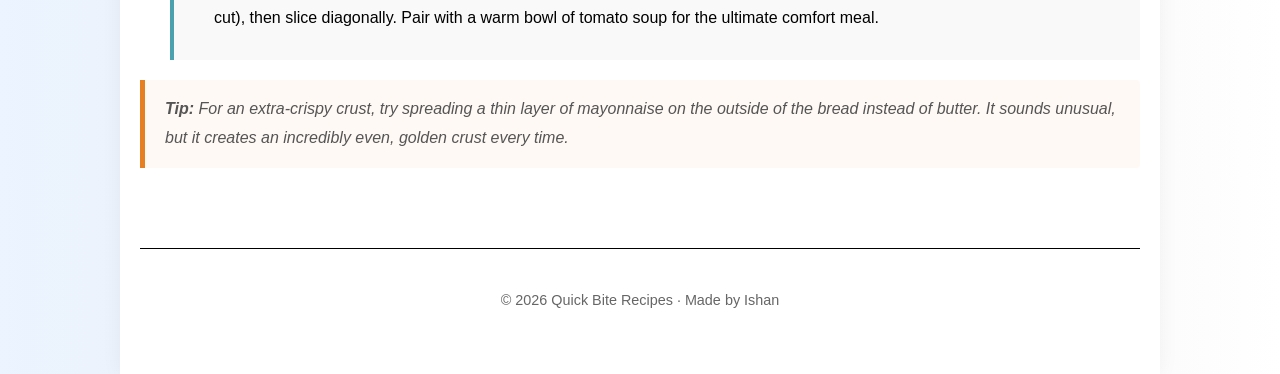
<file: recipe-website/recipe5.html>
<!DOCTYPE html>
<html lang="en">
<head>
    <meta charset="UTF-8">
    <meta name="viewport" content="width=device-width, initial-scale=1.0">
    <meta name="description" content="Grilled Cheese — A perfectly crispy, golden sandwich with stretchy melted cheese. The ultimate comfort food in under 10 minutes.">
    <title>Grilled Cheese — Quick Bite Recipes</title>
    <link rel="stylesheet" href="css/styles.css">
</head>
<body>

    <div class="container">
        <header class="header-grilled-cheese">
            <h1>Grilled Cheese</h1>
            <p>Golden, crispy, and impossibly cheesy.</p>
        </header>

        <nav>
            <a href="index.html">Home</a>
            <a href="recipe1.html">Pancakes</a>
            <a href="recipe2.html">French Toast</a>
            <a href="recipe3.html">Omelette</a>
            <a href="recipe4.html">Pasta</a>
            <a href="recipe5.html" class="active">Grilled Cheese</a>
        </nav>

        <main>
            <article class="page-section">

                <div class="recipe-badges">
                    <span class="recipe-badge badge-veg">Veg</span>
                    <span class="recipe-badge badge-difficulty">Easy</span>
                    <span class="recipe-badge badge-category">Snack</span>
                </div>

                <div class="recipe-meta-bar">
                    <div class="meta-item">
                        <span class="meta-label">Prep Time</span>
                        <span class="meta-value">3 min</span>
                    </div>
                    <div class="meta-item">
                        <span class="meta-label">Cook Time</span>
                        <span class="meta-value">8 min</span>
                    </div>
                    <div class="meta-item">
                        <span class="meta-label">Total Time</span>
                        <span class="meta-value">11 min</span>
                    </div>
                    <div class="meta-item">
                        <span class="meta-label">Servings</span>
                        <span class="meta-value">1 sandwich</span>
                    </div>
                    <div class="meta-item">
                        <span class="meta-label">Difficulty</span>
                        <span class="meta-value">Easy</span>
                    </div>
                </div>

                <p>A grilled cheese sandwich is deceptively simple. Two slices of bread, butter, and cheese — that is it. But the difference between an okay grilled cheese and a great one comes down to technique: low-and-slow heat for an evenly golden crust, the right cheese for maximum melt, and patience. Get those three things right, and this humble sandwich becomes something genuinely special.</p>

                <h2>Ingredients</h2>
                <ul>
                    <li>2 slices of white or sourdough bread</li>
                    <li>2 to 3 slices of cheddar cheese (or a mix of cheddar and mozzarella)</li>
                    <li>1 tablespoon butter (softened, for spreading on the bread)</li>
                    <li>A pinch of garlic powder (optional)</li>
                    <li>A pinch of dried oregano (optional)</li>
                </ul>

                <h2>Instructions</h2>
                <ol>
                    <li><strong>Butter the bread.</strong> Take the two slices of bread and spread softened butter generously on one side of each slice. This is the side that will be in contact with the pan, so make sure the butter reaches the edges. If you like, sprinkle a pinch of garlic powder and oregano on the buttered sides.</li>
                    <li><strong>Assemble the sandwich.</strong> Place one bread slice butter-side down in a cold pan. Layer the cheese slices evenly on top. Place the second bread slice on top, butter-side facing up.</li>
                    <li><strong>Cook low and slow.</strong> Turn the heat to medium-low. Let the sandwich cook for 3 to 4 minutes. Resist the urge to press it down with a spatula — that squeezes out the melted cheese. You will know it is time to flip when the bottom is an even, deep golden brown.</li>
                    <li><strong>Flip and finish.</strong> Carefully flip the sandwich using a wide spatula. Cook the other side for another 3 to 4 minutes. The cheese should be fully melted and starting to ooze slightly at the edges.</li>
                    <li><strong>Serve immediately.</strong> Transfer to a cutting board, let it rest for 30 seconds (the cheese will set slightly and make for a cleaner cut), then slice diagonally. Pair with a warm bowl of tomato soup for the ultimate comfort meal.</li>
                </ol>

                <div class="recipe-tip">
                    <strong>Tip:</strong> For an extra-crispy crust, try spreading a thin layer of mayonnaise on the outside of the bread instead of butter. It sounds unusual, but it creates an incredibly even, golden crust every time.
                </div>

            </article>
        </main>

        <footer class="footer">
            <p>&copy; 2026 Quick Bite Recipes &middot; Made by Ishan</p>
        </footer>
    </div>

</body>
</html>
</file>
<file: recipe-website/css/styles.css>
/* ============================================
   Quick Bite Recipes — Stylesheet
   Adapted from The Developer's Log theme
   ============================================ */

/* === Base Styles === */
body {
    background-color: #ebf4ff;
    background-image: linear-gradient(90deg, rgba(235, 244, 255, 1) 0%, rgba(240, 237, 237, 1) 50%, rgba(255, 255, 255, 1) 100%);
    color: black;
    font-family: Arial, sans-serif;
    line-height: 1.8;
    margin: 0;
    padding: 0;
}

h1,
h2,
h3,
h4 {
    font-weight: bold;
    margin-bottom: 15px;
}

/* === Layout Containers === */
.container {
    max-width: 1000px;
    margin: 0 auto;
    padding: 20px;
    background-color: white;
    box-shadow: 0 0 20px rgba(0, 0, 0, 0.05);
    min-height: 100vh;
    display: flex;
    flex-direction: column;
}

main {
    min-height: 50vh;
    padding-bottom: 60px;
    flex: 1;
}

.page-section {
    animation: fadeIn 0.3s ease-in-out;
}

@keyframes fadeIn {
    from {
        opacity: 0;
    }
    to {
        opacity: 1;
    }
}

/* === Navigation Menu === */
nav {
    margin-top: 30px;
    border-top: 1px solid black;
    padding-top: 20px;
    display: flex;
    justify-content: center;
    gap: 15px;
    flex-wrap: wrap;
}

nav a {
    text-decoration: none;
    color: black;
    padding: 10px 20px;
    border: 1px solid transparent;
    transition: all 0.2s ease-in-out;
    cursor: pointer;
}

nav a:hover {
    border-color: #ccc;
    background-color: #f9f9f9;
}

nav a:active,
nav a.active {
    background-color: black;
    color: white;
    border-color: black;
}

/* === Header and Modifiers === */
header {
    margin-bottom: 60px;
    text-align: center;
    background-color: rgba(0, 0, 0, 0.4);
    background-blend-mode: multiply;
    background-size: cover;
    background-position: center;
    color: white;
    padding: 80px 20px;
    box-shadow: 0 4px 6px rgba(0, 0, 0, 0.1);
    text-shadow: 0px 2px 4px rgba(0, 0, 0, 0.8);
}

header h1 {
    border-bottom: 1px solid white;
    padding-bottom: 10px;
    display: inline-block;
    padding-left: 20px;
    padding-right: 20px;
}

/* Home page header */
.header-home {
    background-color: rgba(10, 10, 15, 0.5);
}

/* Recipe page headers — food image as background */
.header-pancakes {
    background-image: url('../images/pancakes.png');
    background-color: rgba(40, 25, 10, 0.65);
}

.header-french-toast {
    background-image: url('../images/french-toast.png');
    background-color: rgba(35, 20, 10, 0.65);
}

.header-masala-omelette {
    background-image: url('../images/masala-omelette.png');
    background-color: rgba(45, 30, 10, 0.65);
}

.header-one-pot-pasta {
    background-image: url('../images/one-pot-pasta.png');
    background-color: rgba(30, 15, 10, 0.65);
}

.header-grilled-cheese {
    background-image: url('../images/grilled-cheese.png');
    background-color: rgba(25, 15, 10, 0.65);
}

/* === Introduction Section === */
.intro-section {
    text-align: center;
    padding: 10px 20px 30px;
    border-bottom: 1px solid #eee;
    margin-bottom: 30px;
}

.intro-section p {
    max-width: 600px;
    margin: 0 auto;
    color: #555;
    font-size: 1.05rem;
}

/* === Recipe Grid (CSS Grid — rubric requirement) === */
.recipe-grid {
    display: grid;
    grid-template-columns: repeat(auto-fill, minmax(280px, 1fr));
    gap: 30px;
    margin-top: 30px;
}

/* Featured row: first two cards span wider */
.recipe-grid .recipe-card:nth-child(1),
.recipe-grid .recipe-card:nth-child(2) {
    grid-column: span 1;
}

/* === Recipe Card (adapted from .blog-card) === */
.recipe-card {
    border: 1px solid #ccc;
    padding: 20px;
    box-sizing: border-box;
    transition: transform 0.2s, box-shadow 0.2s;
    display: flex;
    flex-direction: column;
    background-color: #fafafa;
}

.recipe-card > img {
    width: 100%;
    height: 200px;
    object-fit: cover;
    margin-bottom: 15px;
    border-radius: 4px;
    background-color: #eee;
}

.recipe-card:hover {
    transform: translateY(-5px);
    box-shadow: 0 10px 15px rgba(0, 0, 0, 0.1);
}

.recipe-card h3 {
    margin-bottom: 8px;
}

.recipe-card .recipe-meta {
    font-size: 0.85rem;
    color: #666;
    margin-bottom: 15px;
    border-bottom: 1px solid #eee;
    padding-bottom: 10px;
}

/* === Recipe Badge — Veg / Non-Veg with colour distinction === */
.recipe-badges {
    display: flex;
    gap: 8px;
    flex-wrap: wrap;
    margin-bottom: 12px;
}

.recipe-badge {
    display: inline-block;
    font-size: 0.75rem;
    font-weight: bold;
    padding: 4px 12px;
    text-transform: uppercase;
    letter-spacing: 0.5px;
}

.badge-veg {
    background-color: #eafaf1;
    color: #27ae60;
    border: 1.5px solid #27ae60;
}

.badge-nonveg {
    background-color: #fdedec;
    color: #c0392b;
    border: 1.5px solid #c0392b;
}

.badge-difficulty {
    background-color: #f4f4f4;
    color: #333;
    border: 1.5px solid #999;
}

.badge-category {
    background-color: #eef2ff;
    color: #2c3e50;
    border: 1.5px solid #5b7ba5;
}

/* === "View Recipe" Link (adapted from .read-more) === */
.read-more {
    margin-top: auto;
    display: inline-block;
    padding: 10px 0;
    color: black;
    font-weight: bold;
    text-decoration: underline;
    text-underline-offset: 4px;
    transition: text-underline-offset 0.2s ease, color 0.2s ease;
}

.read-more:hover {
    text-underline-offset: 6px;
    color: #555;
}

/* === Recipe Detail Page — Meta Bar (Flexbox — rubric requirement) === */
.recipe-meta-bar {
    display: flex;
    gap: 20px;
    flex-wrap: wrap;
    margin: 25px 0;
    padding: 15px 0;
    border-top: 1px solid #eee;
    border-bottom: 1px solid #eee;
}

.meta-item {
    display: flex;
    flex-direction: column;
    padding: 8px 16px;
    background-color: #f9f9f9;
    border: 1px solid #eee;
    min-width: 100px;
}

.meta-item .meta-label {
    font-size: 0.75rem;
    text-transform: uppercase;
    letter-spacing: 0.5px;
    color: #999;
    font-weight: bold;
}

.meta-item .meta-value {
    font-size: 1rem;
    font-weight: bold;
    color: #333;
}

/* === Recipe Article Styling === */
article h2 {
    margin-top: 35px;
    padding-bottom: 8px;
    border-bottom: 2px solid #4ca1af;
    display: inline-block;
}

article ul,
article ol {
    margin-left: 30px;
    line-height: 1.6;
    background-color: #f9f9f9;
    padding: 20px 40px;
    border-left: 4px solid #4ca1af;
}

article li {
    margin-bottom: 10px;
}

article p {
    margin-bottom: 15px;
}

/* Tip / Note callout */
.recipe-tip {
    font-style: italic;
    border-left: 5px solid #e67e22;
    padding: 15px 20px;
    margin: 20px 0;
    color: #555;
    background-color: #fef9f4;
    border-radius: 0 4px 4px 0;
}

/* === Footer === */
.footer {
    margin-top: auto;
    text-align: center;
    padding: 25px 20px;
    border-top: 1px solid black;
    font-size: 0.9rem;
    color: #666;
}

.footer a {
    color: black;
    text-decoration: underline;
    transition: color 0.2s ease;
}

.footer a:hover {
    color: #555;
}

/* === Media Queries === */
@media (max-width: 768px) {
    header {
        padding: 40px 20px;
    }

    .recipe-grid {
        grid-template-columns: repeat(2, 1fr);
    }

    .recipe-meta-bar {
        gap: 10px;
    }

    .meta-item {
        min-width: 80px;
        flex: 1 1 calc(50% - 10px);
    }
}

@media (max-width: 600px) {
    article {
        padding: 10px;
        font-size: 16px;
    }

    header h1 {
        font-size: 1.5rem;
    }

    article ul,
    article ol {
        margin-left: 10px;
        padding: 15px 25px;
    }
}

@media (max-width: 480px) {
    nav {
        flex-direction: column;
        align-items: center;
        gap: 5px;
    }

    nav a {
        width: 100%;
        text-align: center;
        box-sizing: border-box;
    }

    .recipe-grid {
        grid-template-columns: 1fr;
    }

    .recipe-meta-bar {
        flex-direction: column;
    }

    .meta-item {
        flex: 1 1 100%;
    }
}
</file>
